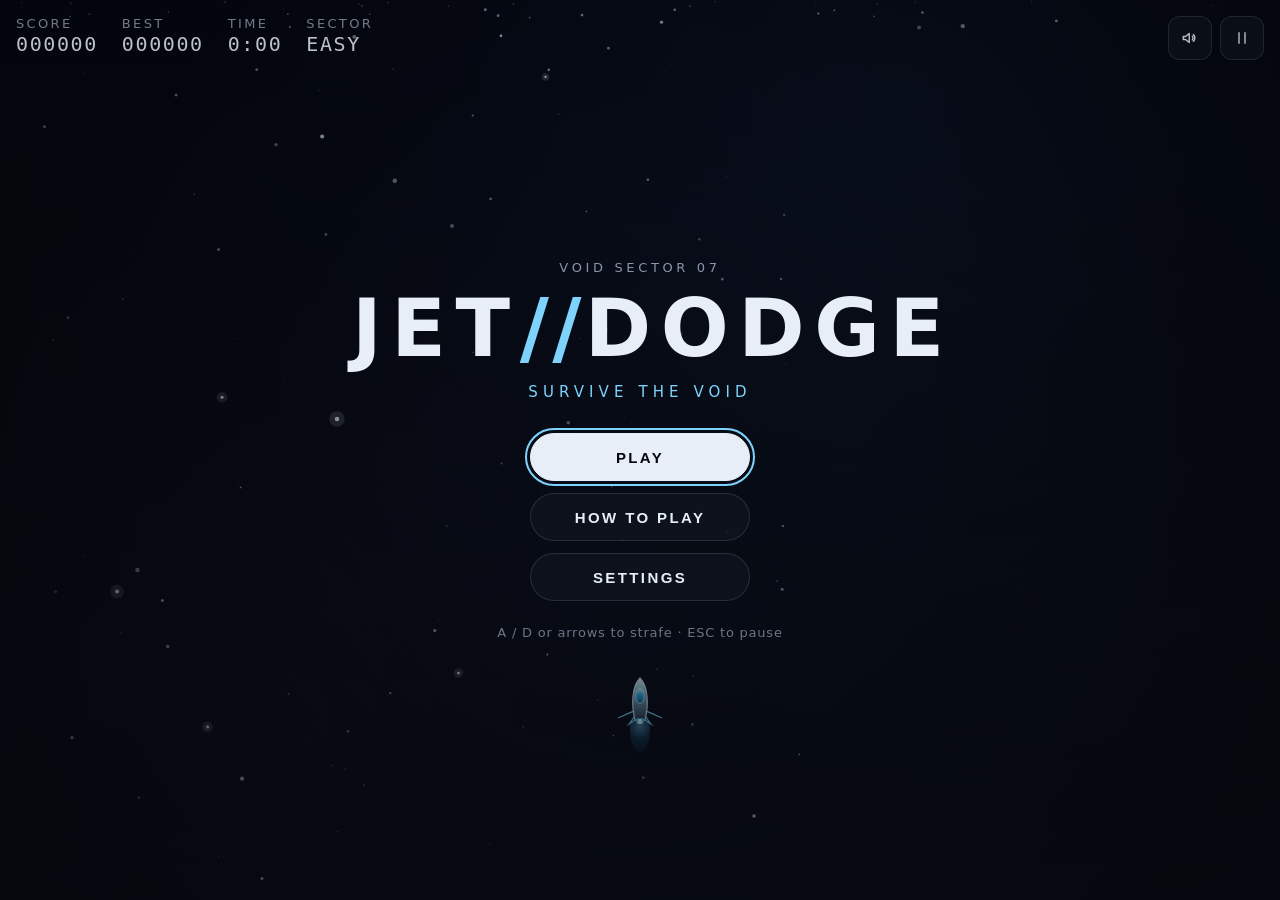
<file: standalone/index.html>
<!DOCTYPE html>
<html lang="en">
  <head>
    <meta charset="utf-8" />
    <meta name="viewport" content="width=device-width, initial-scale=1, viewport-fit=cover" />
    <meta name="theme-color" content="#05070c" />
    <meta
      name="description"
      content="JET//DODGE — a browser-based 2D arcade survival game. Pilot a jet through the void and survive as long as you can."
    />
    <title>JET//DODGE</title>
    <link rel="icon" type="image/svg+xml" href="./assets/favicon.svg" />
    <link rel="stylesheet" href="./style.css" />
  </head>
  <body>
    <div id="game"></div>
    <script src="./script.js"></script>
  </body>
</html>
</file>
<file: standalone/style.css>
*, *::before, *::after { box-sizing: border-box; }
html, body, #game { margin: 0; height: 100%; background: #05070c; color: #e8eef8; overflow: hidden; }
button:not(:disabled), [role="button"]:not(:disabled) { cursor: pointer; }
:root {
  --jd-bg: #05070c;
  --jd-elevated: #0e141d;
  --jd-subtle-bg: #151c28;
  --jd-fg: #e8eef8;
  --jd-muted: #8b95a8;
  --jd-subtle: #6b7588;
  --jd-accent: #7dd3fc;
  --jd-border: color-mix(in oklab, var(--jd-fg) 12%, transparent);
  --jd-border-strong: color-mix(in oklab, var(--jd-fg) 22%, transparent);
  --font-display: "Segoe UI", system-ui, -apple-system, sans-serif;
  --font-body: "Segoe UI", system-ui, -apple-system, sans-serif;
  --font-mono: ui-monospace, "SF Mono", Menlo, Consolas, monospace;
  --text-xs: clamp(0.75rem, 0.7rem + 0.2vw, 0.8125rem);
  --text-sm: clamp(0.875rem, 0.82rem + 0.25vw, 0.9375rem);
  --text-base: clamp(1rem, 0.95rem + 0.25vw, 1.0625rem);
  --text-lg: clamp(1.125rem, 1rem + 0.5vw, 1.25rem);
  --text-xl: clamp(1.5rem, 1.2rem + 1vw, 2rem);
  --text-2xl: clamp(2rem, 1.4rem + 2vw, 3rem);
  --text-3xl: clamp(2.5rem, 1.6rem + 3vw, 4rem);
  --leading-tight: 1.1;
  --leading-snug: 1.25;
  --leading-normal: 1.5;
  --radius-xs: 4px;
  --radius-sm: 8px;
  --radius-md: 12px;
  --radius-lg: 16px;
  --radius-xl: 24px;
  --space-1: 4px;
  --space-2: 8px;
  --space-3: 12px;
  --space-4: 16px;
  --space-5: 24px;
  --space-6: 32px;
  --motion-stagger: 40ms;
  --motion-micro: 80ms;
  --motion-quick: 150ms;
  --motion-fast: 250ms;
  --motion-medium: 350ms;
  --motion-slow: 400ms;
  --motion-emphasis: 500ms;
  --ease-smooth-out: cubic-bezier(0.22, 1, 0.36, 1);
  --ease-out: cubic-bezier(0.23, 1, 0.32, 1);
  --ease-in-out: ease-in-out;
  --ease-pop: cubic-bezier(0.34, 1.36, 0.64, 1);
  --motion-scale-modal: 0.96;
}


.jd-root {
  position: relative;
  isolation: isolate;
  width: 100%;
  height: 100%;
  min-height: 100dvh;
  overflow: hidden;
  background: var(--jd-bg);
  color: var(--jd-fg);
  font-family: var(--font-body);
  touch-action: none;
  user-select: none;
  -webkit-user-select: none;
}

.jd-canvas {
  display: block;
  width: 100%;
  height: 100%;
  position: absolute;
  inset: 0;
}

.jd-hud {
  position: absolute;
  top: 0;
  left: 0;
  right: 0;
  z-index: 3;
  display: flex;
  align-items: flex-start;
  justify-content: space-between;
  gap: var(--space-4);
  padding: calc(var(--space-4) + env(safe-area-inset-top)) var(--space-4) var(--space-3);
  pointer-events: none;
}

.jd-hud-cluster {
  display: flex;
  flex-wrap: wrap;
  gap: var(--space-4) var(--space-5);
}

.jd-hud-actions {
  display: flex;
  gap: var(--space-2);
  pointer-events: auto;
}

.jd-stat {
  display: flex;
  flex-direction: column;
  gap: 2px;
}

.jd-stat-label {
  font-size: var(--text-xs);
  letter-spacing: 0.18em;
  text-transform: uppercase;
  color: var(--jd-muted);
  font-weight: 500;
}

.jd-stat-value {
  font-family: var(--font-mono);
  font-variant-numeric: tabular-nums;
  font-size: var(--text-lg);
  letter-spacing: 0.08em;
  color: var(--jd-fg);
  font-weight: 500;
  line-height: var(--leading-tight);
}

.jd-stat-value.is-flash {
  color: var(--jd-accent);
  animation: jd-pop var(--motion-emphasis) var(--ease-pop);
}

.jd-diff[data-tier="NORMAL"] { color: #7dd3fc; }
.jd-diff[data-tier="HARD"] { color: #fb7185; }
.jd-diff[data-tier="EXTREME"] { color: #fda4af; }

.jd-icon-btn {
  width: 44px;
  height: 44px;
  display: grid;
  place-items: center;
  border-radius: var(--radius-md);
  border: 1px solid var(--jd-border);
  background: color-mix(in oklab, var(--jd-elevated) 82%, transparent);
  color: var(--jd-fg);
  transition: transform var(--motion-quick) var(--ease-out), background-color var(--motion-quick) var(--ease-out), border-color var(--motion-quick) var(--ease-out);
}

.jd-icon-btn:hover {
  background: var(--jd-elevated);
  border-color: var(--jd-border-strong);
}

.jd-icon-btn:active {
  transform: scale(0.98);
}

.jd-icon-btn:focus-visible {
  outline: 2px solid var(--jd-accent);
  outline-offset: 2px;
}

.jd-icon {
  width: 18px;
  height: 18px;
}

.jd-screen {
  position: absolute;
  inset: 0;
  z-index: 4;
  display: grid;
  place-items: center;
  padding: calc(var(--space-6) + env(safe-area-inset-top)) var(--space-5) calc(var(--space-6) + env(safe-area-inset-bottom));
  background: color-mix(in oklab, var(--jd-bg) 42%, transparent);
  opacity: 0;
  transform: scale(var(--motion-scale-modal));
  pointer-events: none;
  transition: opacity var(--motion-fast) var(--ease-smooth-out), transform var(--motion-fast) var(--ease-smooth-out);
}

.jd-screen.is-on {
  opacity: 1;
  transform: none;
  pointer-events: auto;
}

.jd-screen-home {
  background: linear-gradient(180deg, rgba(5, 7, 12, 0.18), rgba(5, 7, 12, 0.55));
}

.jd-hero {
  text-align: center;
  max-width: 36rem;
}

.jd-kicker {
  font-size: var(--text-xs);
  letter-spacing: 0.28em;
  text-transform: uppercase;
  color: var(--jd-muted);
  margin-bottom: var(--space-4);
}

.jd-logo {
  font-family: var(--font-display);
  font-size: clamp(2.6rem, 4vw + 1.8rem, 5.4rem);
  font-weight: 600;
  letter-spacing: 0.12em;
  line-height: 0.95;
  margin: 0;
  color: var(--jd-fg);
}

.jd-logo span {
  color: var(--jd-accent);
  letter-spacing: 0.04em;
}

.jd-sub {
  margin-top: var(--space-4);
  font-size: var(--text-sm);
  letter-spacing: 0.34em;
  text-transform: uppercase;
  color: var(--jd-accent);
}

.jd-actions {
  display: flex;
  flex-direction: column;
  align-items: center;
  gap: var(--space-3);
  margin-top: var(--space-6);
}

.jd-hint {
  margin-top: var(--space-5);
  font-size: var(--text-xs);
  color: var(--jd-subtle);
  letter-spacing: 0.06em;
}

.jd-btn {
  min-height: 48px;
  min-width: 220px;
  padding: 0 var(--space-5);
  border-radius: 999px;
  border: 1px solid var(--jd-border);
  font-size: var(--text-sm);
  font-weight: 600;
  letter-spacing: 0.16em;
  text-transform: uppercase;
  color: var(--jd-fg);
  background: color-mix(in oklab, var(--jd-elevated) 88%, transparent);
  transition: transform var(--motion-quick) var(--ease-out), background-color var(--motion-fast) var(--ease-out), box-shadow var(--motion-fast) var(--ease-out), border-color var(--motion-fast) var(--ease-out);
}

.jd-btn-primary {
  background: var(--jd-fg);
  color: var(--jd-bg);
  border-color: var(--jd-fg);
  box-shadow: 0 0 0 0 color-mix(in oklab, var(--jd-accent) 0%, transparent);
}

.jd-btn-primary:hover {
  transform: scale(1.04);
  box-shadow: 0 0 28px color-mix(in oklab, var(--jd-accent) 35%, transparent);
}

.jd-btn-primary:active {
  transform: scale(0.98);
}

.jd-btn-ghost:hover {
  border-color: var(--jd-border-strong);
  background: var(--jd-elevated);
}

.jd-btn:focus-visible {
  outline: 2px solid var(--jd-accent);
  outline-offset: 3px;
}

.jd-panel {
  width: min(28rem, 100%);
  background: var(--jd-elevated);
  border: 1px solid var(--jd-border);
  border-radius: var(--radius-xl);
  padding: var(--space-6);
  box-shadow: 0 24px 60px rgba(0, 0, 0, 0.35);
}

.jd-panel-title {
  margin: 0;
  font-size: var(--text-xl);
  font-weight: 600;
  letter-spacing: 0.08em;
  text-transform: uppercase;
}

.jd-panel-lead {
  margin-top: var(--space-3);
  color: var(--jd-muted);
  font-size: var(--text-sm);
  line-height: var(--leading-normal);
}

.jd-list {
  margin: var(--space-5) 0 0;
  padding: 0;
  list-style: none;
  display: grid;
  gap: var(--space-3);
  color: var(--jd-fg);
  font-size: var(--text-sm);
  line-height: var(--leading-normal);
}

.jd-list strong {
  font-weight: 600;
  color: var(--jd-accent);
}

.jd-keys {
  display: grid;
  grid-template-columns: 1fr 1fr;
  gap: var(--space-3);
  margin-top: var(--space-5);
  font-size: var(--text-sm);
  color: var(--jd-muted);
}

.jd-keys div {
  display: flex;
  align-items: center;
  gap: var(--space-2);
}

.jd-keys kbd {
  display: inline-grid;
  place-items: center;
  min-width: 32px;
  height: 28px;
  padding: 0 8px;
  border-radius: var(--radius-xs);
  border: 1px solid var(--jd-border);
  background: var(--jd-subtle-bg);
  color: var(--jd-fg);
  font-family: var(--font-mono);
  font-size: var(--text-xs);
}

.jd-toggle {
  display: flex;
  align-items: center;
  gap: var(--space-3);
  min-height: 44px;
  margin-top: var(--space-3);
  font-size: var(--text-sm);
  color: var(--jd-fg);
}

.jd-toggle input {
  width: 18px;
  height: 18px;
  accent-color: var(--jd-accent);
}

.jd-over-stats {
  display: grid;
  grid-template-columns: 1fr 1fr;
  gap: var(--space-4);
  margin-top: var(--space-5);
}

.jd-countdown {
  position: absolute;
  inset: 0;
  z-index: 5;
  display: grid;
  place-items: center;
  pointer-events: none;
  font-family: var(--font-display);
  font-size: clamp(4rem, 12vw, 8rem);
  font-weight: 600;
  letter-spacing: 0.12em;
  color: var(--jd-fg);
  text-shadow: 0 0 32px color-mix(in oklab, var(--jd-accent) 40%, transparent);
}

.jd-toast {
  position: absolute;
  top: 28%;
  left: 50%;
  z-index: 6;
  transform: translate(-50%, 8px);
  padding: 8px 16px;
  border-radius: 999px;
  border: 1px solid var(--jd-border);
  background: var(--jd-elevated);
  color: var(--jd-accent);
  letter-spacing: 0.16em;
  font-size: var(--text-xs);
  text-transform: uppercase;
  opacity: 0;
  pointer-events: none;
}

.jd-toast.is-in {
  animation: jd-toast-in var(--motion-emphasis) var(--ease-smooth-out);
}

.jd-touch {
  position: absolute;
  left: 0;
  right: 0;
  bottom: 0;
  z-index: 4;
  display: none;
  justify-content: space-between;
  padding: 0 var(--space-4) calc(var(--space-5) + env(safe-area-inset-bottom));
  pointer-events: none;
}

.jd-touch-btn {
  pointer-events: auto;
  width: 72px;
  height: 72px;
  border-radius: 999px;
  border: 1px solid var(--jd-border);
  background: color-mix(in oklab, var(--jd-elevated) 70%, transparent);
  color: var(--jd-fg);
  font-size: 2rem;
  line-height: 1;
}

.jd-touch-btn:active {
  background: var(--jd-elevated);
  transform: scale(0.98);
}

@media (hover: none) and (pointer: coarse) {
  .jd-touch {
    display: flex;
  }
  .jd-hint {
    display: none;
  }
}

@media (max-width: 640px) {
  .jd-hud-cluster {
    gap: var(--space-3);
  }
  .jd-stat-value {
    font-size: var(--text-base);
  }
  .jd-btn {
    min-width: min(220px, 100%);
    width: min(280px, 100%);
  }
  .jd-keys {
    grid-template-columns: 1fr;
  }
}

@keyframes jd-pop {
  0% { transform: translateY(4px); opacity: 0.4; }
  40% { transform: translateY(0); }
  100% { transform: none; }
}

@keyframes jd-toast-in {
  0% { opacity: 0; transform: translate(-50%, 10px); }
  20% { opacity: 1; transform: translate(-50%, 0); }
  80% { opacity: 1; }
  100% { opacity: 0; transform: translate(-50%, -6px); }
}

@media (prefers-reduced-motion: reduce) {
  .jd-screen,
  .jd-btn,
  .jd-icon-btn,
  .jd-stat-value.is-flash,
  .jd-toast.is-in {
    animation: none;
    transition: none;
  }
}
</file>
